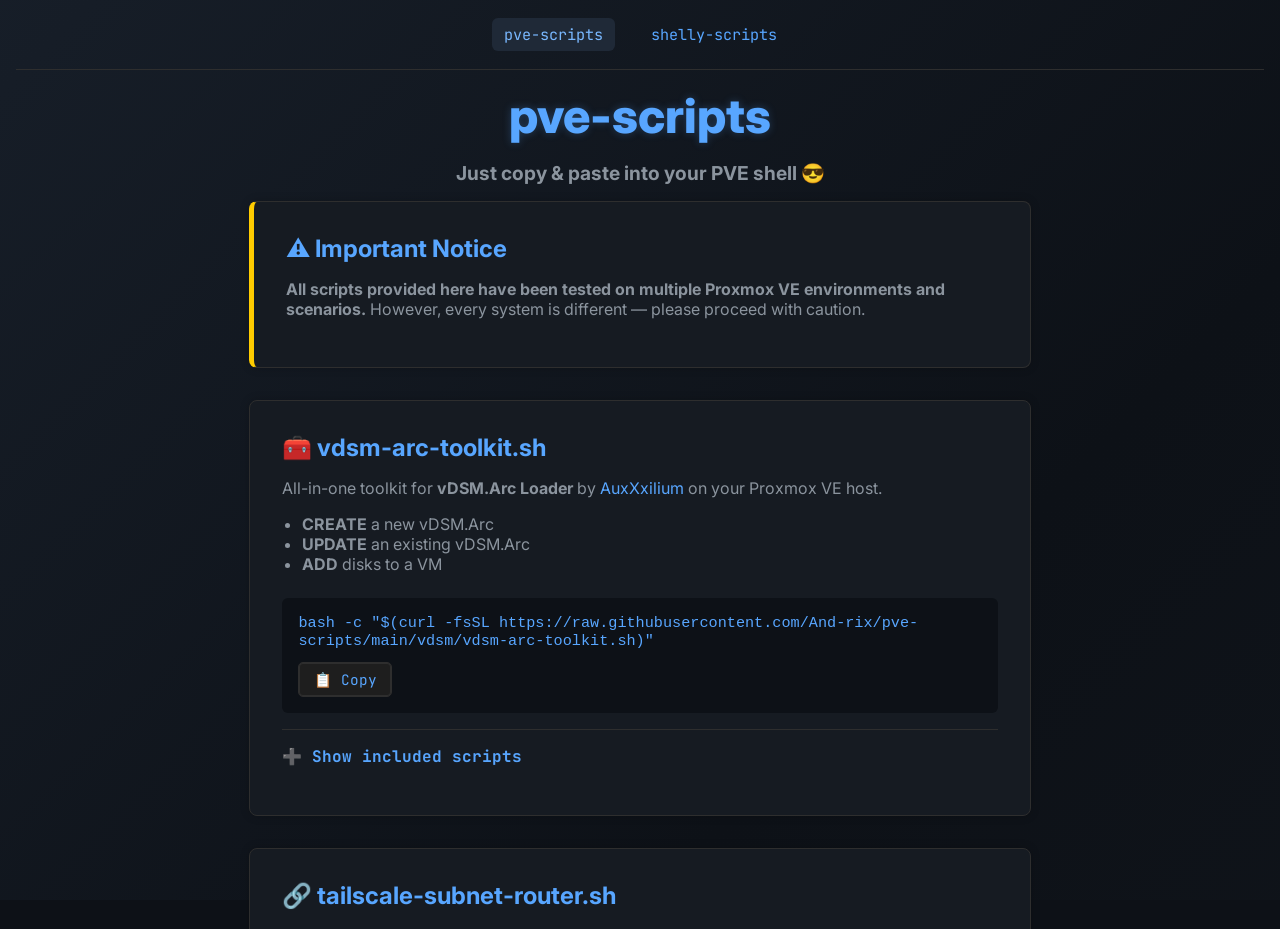
<file: index.html>
<!DOCTYPE html>
<html lang="en">
<head>
  <meta charset="UTF-8" />
  <meta http-equiv="refresh" content="0; URL=pve-scripts.html" />
  <title>:\> and-rix</title>
</head>
<body>
  <p>Redirecting to <a href="pve-scripts.html">pve-scripts</a>…</p>
</body>
</html>
</file>
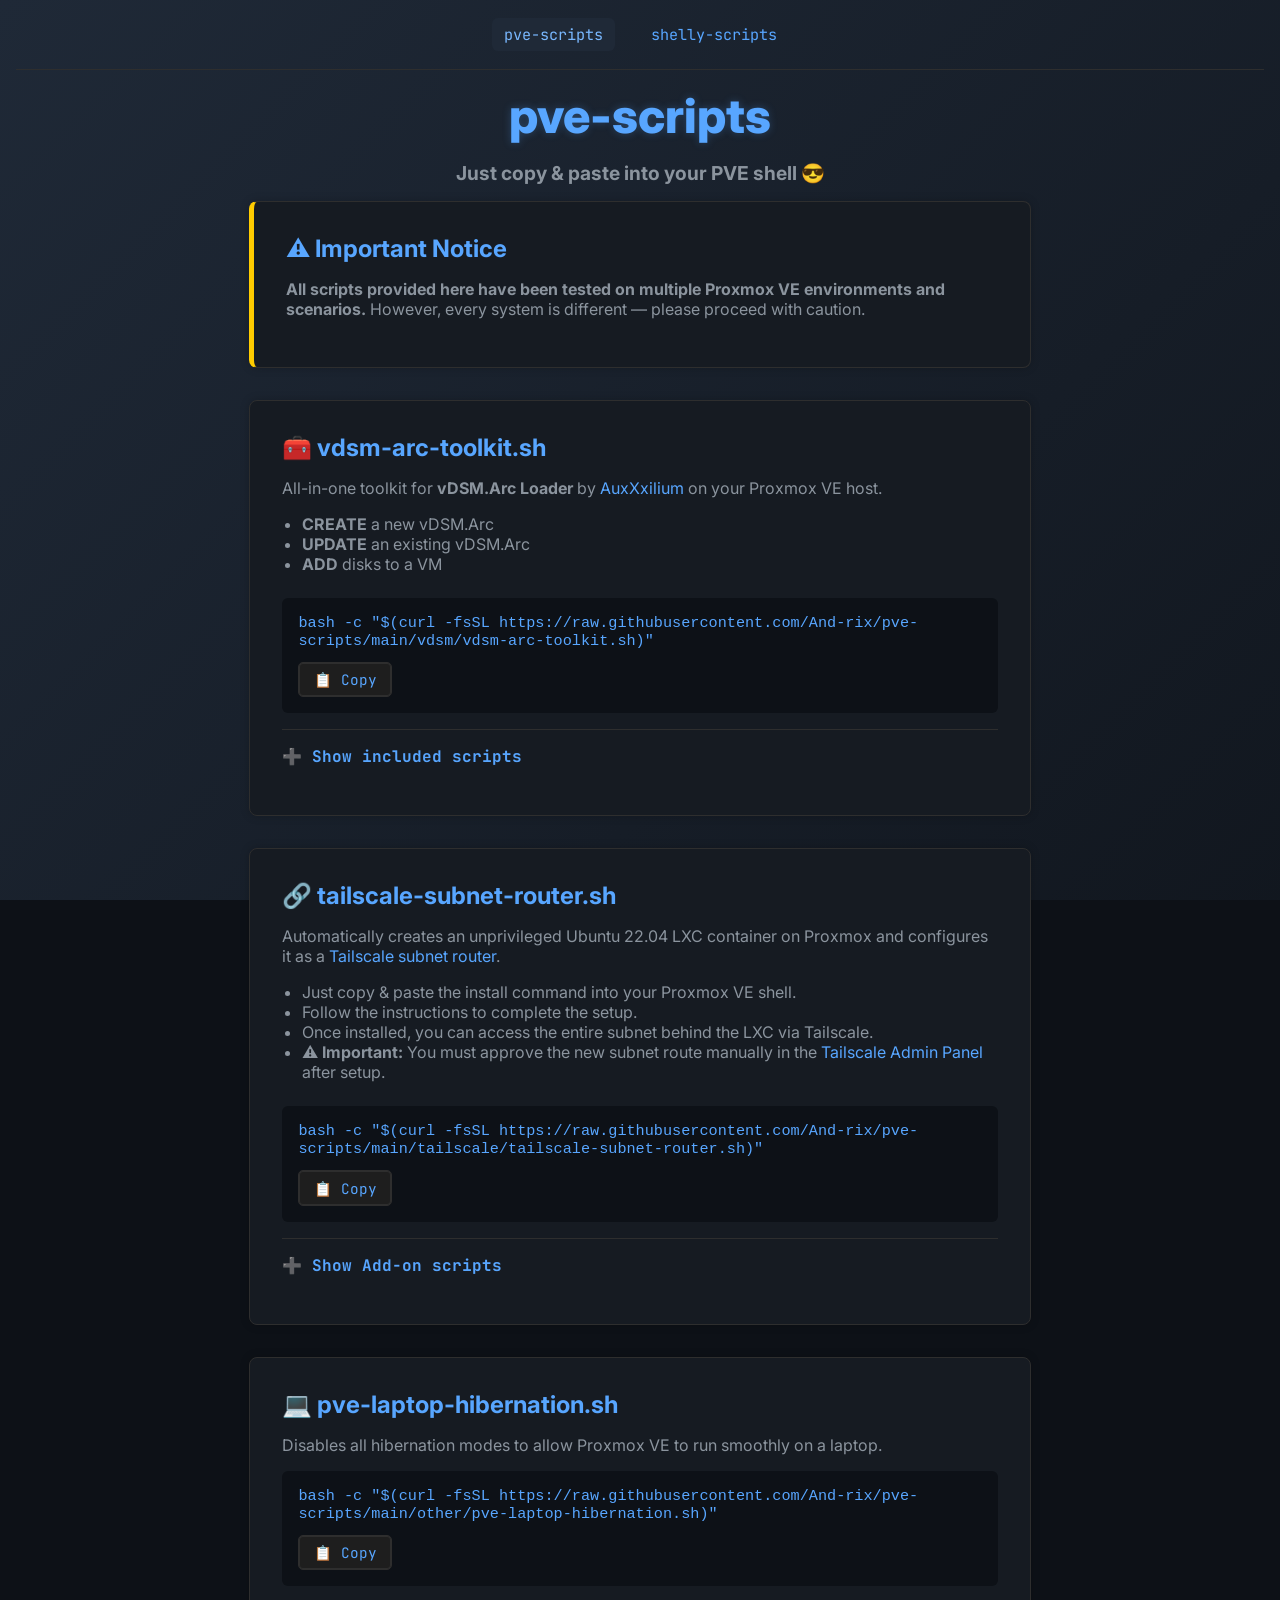
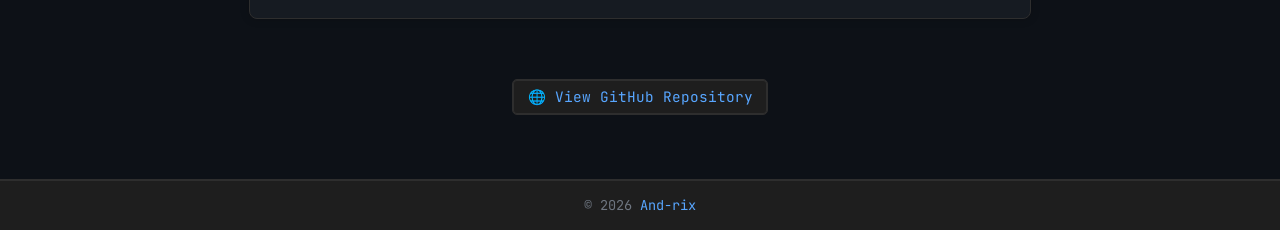
<file: pve-scripts.html>
<!--
MIT License
Copyright (c) 2026 And-rix
GitHub: https://github.com/And-rix
License: /LICENSE
-->

<!DOCTYPE html>
<html lang="en">
<head>
  <meta charset="UTF-8" />
  <meta name="viewport" content="width=device-width, initial-scale=1" />
  <title>:\> pve-scripts</title>
  <link rel="stylesheet" href="assets/css/styles.css">
  <link rel="preconnect" href="https://fonts.googleapis.com" />
  <link rel="preconnect" href="https://fonts.gstatic.com" crossorigin />
  <meta name="theme-color" content="#0d1117" />
  <meta name="apple-mobile-web-app-capable" content="yes" />
  <meta name="apple-mobile-web-app-status-bar-style" content="black-translucent" />
  <link rel="icon" href="https://github.githubassets.com/favicons/favicon.svg" type="image/svg+xml" />
  <link href="https://fonts.googleapis.com/css2?family=Inter:wght@400;600;800&family=JetBrains+Mono&display=swap" rel="stylesheet" />
</head>
<body>
  <header>
    <nav>
      <ul class="nav-menu">
        <li><a href="pve-scripts.html" class="active">pve-scripts</a></li>
        <li><a href="shelly-scripts.html">shelly-scripts</a></li>
      </ul>
    </nav>
    <h1>pve-scripts</h1>
    <p><strong>Just copy & paste into your PVE shell 😎</strong></p>
  </header>
  <main>
    <section class="important-section">
      <h2>⚠️ Important Notice</h2>
      <p><strong>All scripts provided here have been tested on multiple Proxmox VE environments and scenarios.</strong> 
        However, every system is different — please proceed with caution.
      </p>
    </section>
    <section>
      <h2>🧰 vdsm-arc-toolkit.sh</h2>
      <p>All-in-one toolkit for <strong>vDSM.Arc Loader</strong> by <a href="https://github.com/AuxXxilium" target="_blank" rel="noopener noreferrer">AuxXxilium</a> on your Proxmox VE host.</p>
      <ul>
        <li><strong>CREATE</strong> a new vDSM.Arc</li>
        <li><strong>UPDATE</strong> an existing vDSM.Arc</li>
        <li><strong>ADD</strong> disks to a VM</li>
      </ul>
      <div class="copy-container">
        <pre><code>bash -c "$(curl -fsSL https://raw.githubusercontent.com/And-rix/pve-scripts/main/vdsm/vdsm-arc-toolkit.sh)"</code></pre>
        <button class="copy-btn">📋 Copy</button>
      </div>
      <details>
        <summary><strong>Show included scripts</strong></summary>
        <section>
          <h3>⚙️ vdsm-arc-install.sh</h3>
          <p>Automated installer for <strong>vDSM.Arc Loader</strong></p>
          <ul>
            <li><strong>Default settings</strong>:
              <ul>
                <li>CPU: 2 cores</li>
                <li>RAM: 4096MB</li>
                <li>NIC: vmbr0</li>
                <li>Storage: Selectable</li>
              </ul>
            </li>
            <li><strong>Supported filesystem types</strong>:
              <code>dir</code>, <code>btrfs</code>, <code>nfs</code>, <code>cifs</code>, <code>lvm</code>, <code>lvmthin</code>, <code>zfs</code>, <code>zfspool</code>
            </li>
          </ul>
          <div class="copy-container">
            <pre><code>bash -c "$(curl -fsSL https://raw.githubusercontent.com/And-rix/pve-scripts/main/vdsm/vdsm-arc-install.sh)"</code></pre>
            <button class="copy-btn">📋 Copy</button>
          </div>
        </section>
        <section>
          <h3>🔄 vdsm-arc-update.sh</h3>
          <p>Automated update script for <strong>vDSM.Arc Loader</strong> on an existing VM.</p>
          <ul>
            <li>Replaces boot image. Rebuild of the loader is required!</li>
            <li>vDSM.Arc is mapped as SATA0</li>
            <li>Backs up old boot disk as “unused disk”</li>
          </ul>
          <div class="copy-container">
            <pre><code>bash -c "$(curl -fsSL https://raw.githubusercontent.com/And-rix/pve-scripts/main/vdsm/vdsm-arc-update.sh)"</code></pre>
            <button class="copy-btn">📋 Copy</button>
          </div>
        </section>
        <section>
          <h3>💾 vm-disk-update.sh</h3>
          <p>Adds additional virtual or physical disks to an existing VM on your Proxmox VE host.</p>
          <ul>
            <li><strong>Supported filesystem types</strong>:
              <code>dir</code>, <code>btrfs</code>, <code>nfs</code>, <code>cifs</code>, <code>lvm</code>, <code>lvmthin</code>, <code>zfs</code>, <code>zfspool</code>
            </li>
            <li><strong>Supported -physical- disk types</strong>:
              <code>sata</code>, <code>nvme</code>, <code>usb</code>
            </li>
          </ul>
          <div class="copy-container">
            <pre><code>bash -c "$(curl -fsSL https://raw.githubusercontent.com/And-rix/pve-scripts/main/vdsm/vm-disk-update.sh)"</code></pre>
            <button class="copy-btn">📋 Copy</button>
          </div>
        </section>
      </details>
    </section>
    <section>
      <h2>🔗 tailscale-subnet-router.sh</h2>
      <p>Automatically creates an unprivileged Ubuntu 22.04 LXC container on Proxmox and configures it as a <a href="https://tailscale.com/kb/1019/subnets" target="_blank" rel="noopener noreferrer">Tailscale subnet router</a>.</p>
      <ul>
        <li>Just copy &amp; paste the install command into your Proxmox VE shell.</li>
        <li>Follow the instructions to complete the setup.</li>
        <li>Once installed, you can access the entire subnet behind the LXC via Tailscale.</li>
        <li><strong>⚠️ Important:</strong> You must approve the new subnet route manually in the <a href="https://login.tailscale.com/admin/machines" target="_blank" rel="noopener noreferrer">Tailscale Admin Panel</a> after setup.</li>
      </ul>
      <div class="copy-container">
        <pre><code>bash -c "$(curl -fsSL https://raw.githubusercontent.com/And-rix/pve-scripts/main/tailscale/tailscale-subnet-router.sh)"</code></pre>
        <button class="copy-btn">📋 Copy</button>
      </div>
      <details>
        <summary><strong>Show Add-on scripts</strong></summary>
        <section>
          <h3>⚙️ tailscale-watchdog-addon.sh</h3>
          <p>Self-healing <strong>Watchdog Add-On</strong> for Tailscale LXCs</p>
		      <p>An automated bash script that monitors Tailscale connectivity by pinging random online peers (from your own tailscale network). It automatically restarts <code>tailscaled</code> upon connection loss and includes built-in logging and cron integration.</p>
          <ul>
            <li><strong>logs</strong> <code>/var/log/tailscale-watchdog.log</code></li>
            <li><strong>script</strong> <code>/usr/local/bin/tailscale-watchdog.sh</code></li>
            <li><strong>cronjob</strong> <code>crontab -e</code></li>
          </ul>
          <p><strong> ❯ Execute inside LXC container!</strong></p>
          <div class="copy-container">
            <pre><code>bash -c "$(curl -fsSL https://raw.githubusercontent.com/And-rix/pve-scripts/main/tailscale/tailscale-watchdog-addon.sh)"</code></pre>
            <button class="copy-btn">📋 Copy</button>
          </div>
        </section>
      </details>
    </section>
    <section>
      <h2>💻 pve-laptop-hibernation.sh</h2>
      <p>Disables all hibernation modes to allow Proxmox VE to run smoothly on a laptop.</p>
      <div class="copy-container">
        <pre><code>bash -c "$(curl -fsSL https://raw.githubusercontent.com/And-rix/pve-scripts/main/other/pve-laptop-hibernation.sh)"</code></pre>
        <button class="copy-btn">📋 Copy</button>
      </div>
    </section>
    <div class="repo-btn">
      <a href="https://github.com/And-rix/pve-scripts" target="_blank" rel="noopener noreferrer" class="copy-btn">
        🌐 View GitHub Repository
      </a>
    </div>
  </main>
  <footer>
    &copy; 2026 <a href="https://and-rix.github.io">And-rix</a>
  </footer>
  <script>
    document.querySelectorAll('.copy-btn').forEach(btn => {
      btn.addEventListener('click', () => {
        const code = btn.previousElementSibling.textContent.trim();
        navigator.clipboard.writeText(code).then(() => {
          btn.textContent = '✅ Copied!';
          setTimeout(() => btn.textContent = '📋 Copy', 1500);
        });
      });
    });
  </script>
</body>
</html>
</file>
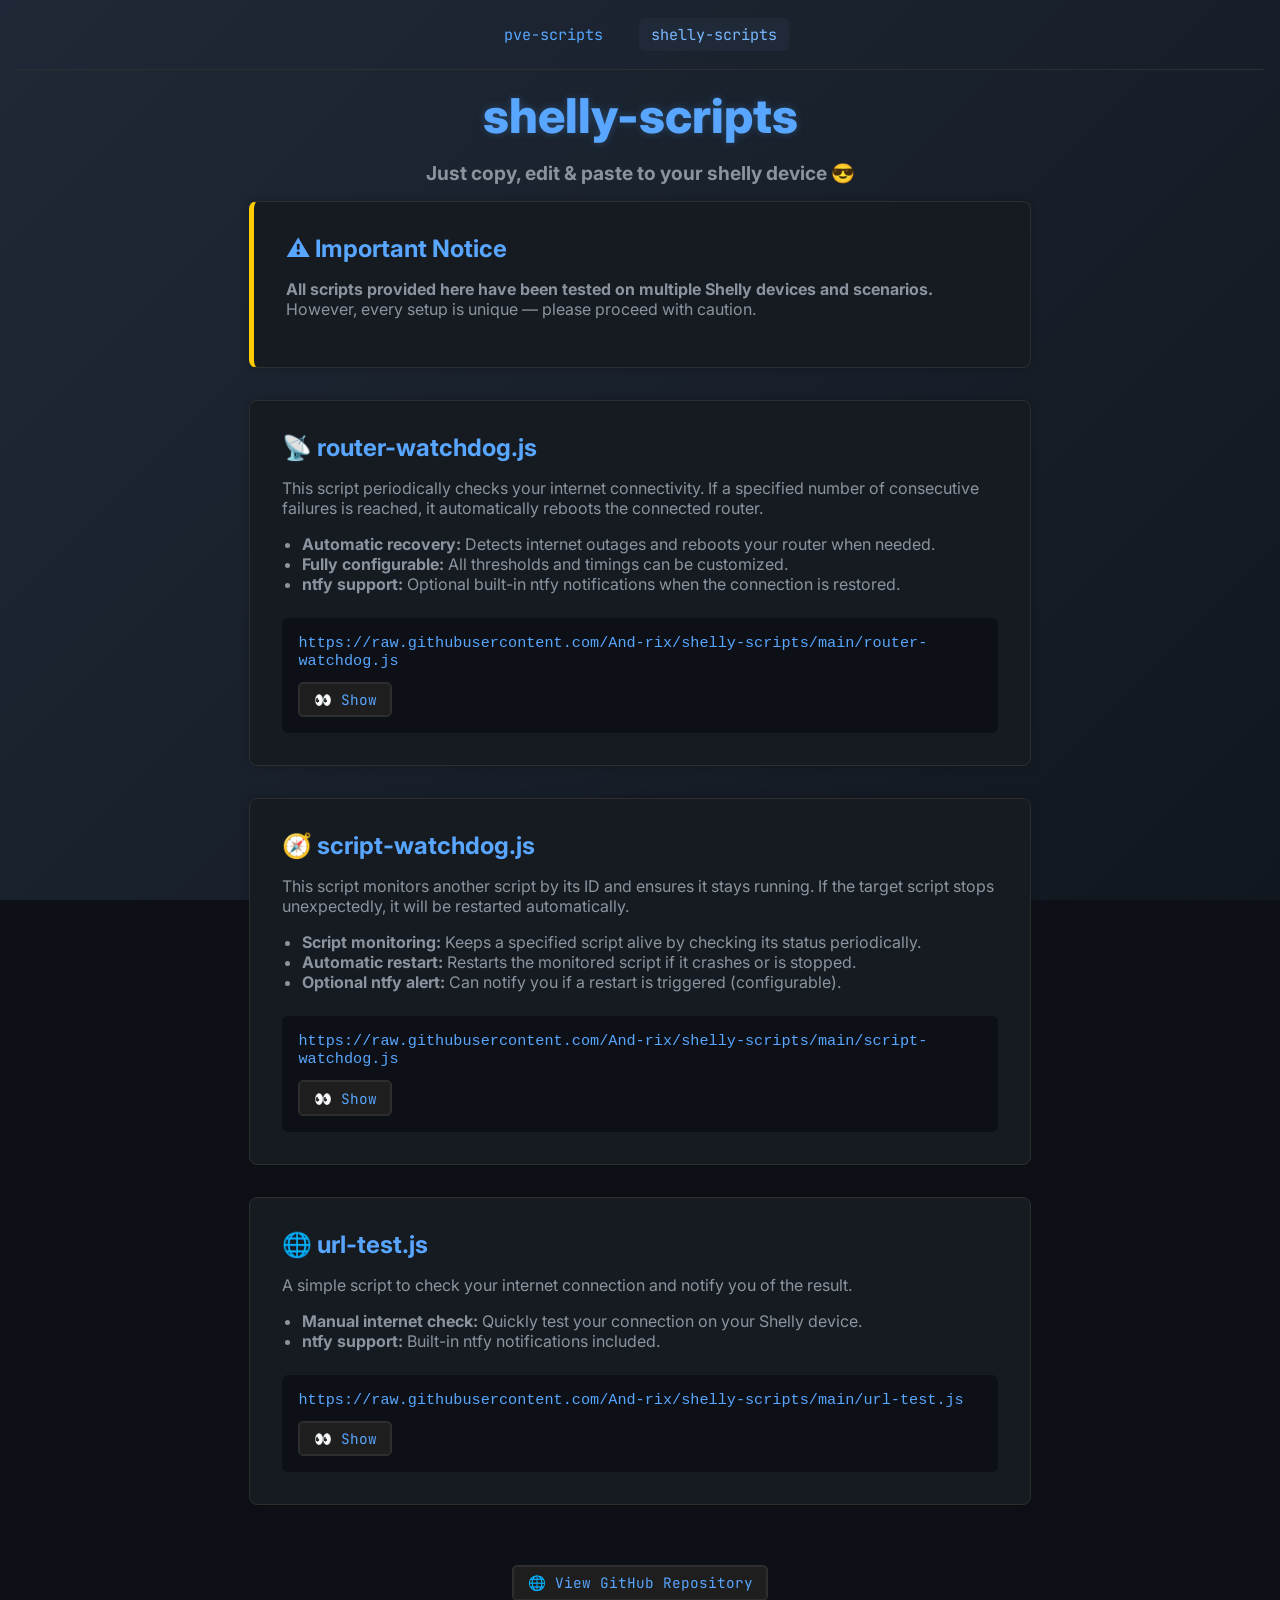
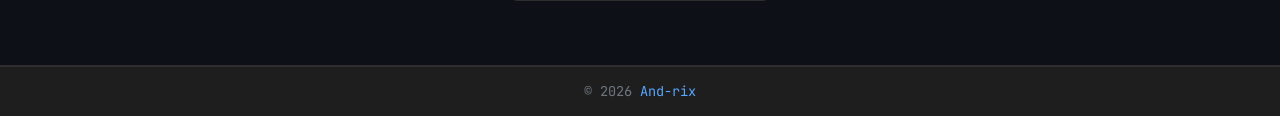
<file: shelly-scripts.html>
<!--
MIT License
Copyright (c) 2026 And-rix
GitHub: https://github.com/And-rix
License: /LICENSE
-->

<!DOCTYPE html>
<html lang="en">
<head>
  <meta charset="UTF-8" />
  <meta name="viewport" content="width=device-width, initial-scale=1" />
  <title>:\> shelly-scripts</title>
  <link rel="stylesheet" href="assets/css/styles.css">
  <link rel="preconnect" href="https://fonts.googleapis.com" />
  <link rel="preconnect" href="https://fonts.gstatic.com" crossorigin />
  <meta name="theme-color" content="#0d1117" />
  <meta name="apple-mobile-web-app-capable" content="yes" />
  <meta name="apple-mobile-web-app-status-bar-style" content="black-translucent" />
  <link rel="icon" href="https://github.githubassets.com/favicons/favicon.svg" type="image/svg+xml" />
  <link href="https://fonts.googleapis.com/css2?family=Inter:wght@400;600;800&family=JetBrains+Mono&display=swap" rel="stylesheet" />
</head>
<body>
  <header>
    <nav>
    <ul class="nav-menu">
        <!--<li><a href="index.html">home</a></li>-->
        <li><a href="pve-scripts.html">pve-scripts</a></li>
        <li><a href="shelly-scripts.html" class="active">shelly-scripts</a></li>
    </ul>
    </nav> 
    <h1>shelly-scripts</h1>  
    <p><strong>Just copy, edit &amp; paste to your shelly device 😎</strong></p>
  </header>
  <main>
    <section class="important-section">
      <h2>⚠️ Important Notice</h2>
      <p><strong>All scripts provided here have been tested on multiple Shelly devices and scenarios.</strong>  
        However, every setup is unique — please proceed with caution.
      </p>
    </section>
    <section>
      <h2>📡 router-watchdog.js</h2>
      <p>
        This script periodically checks your internet connectivity. If a specified number of consecutive failures is reached, it automatically reboots the connected router.
      </p>
      <ul>
        <li><strong>Automatic recovery:</strong> Detects internet outages and reboots your router when needed.</li>
        <li><strong>Fully configurable:</strong> All thresholds and timings can be customized.</li>
        <li><strong>ntfy support:</strong> Optional built-in ntfy notifications when the connection is restored.</li>
      </ul>
      <div class="copy-container">
        <pre><code>https://raw.githubusercontent.com/And-rix/shelly-scripts/main/router-watchdog.js</code></pre>
        <button class="copy-btn">👀 Show</button>
      </div>
    </section>

    <section>
      <h2>🧭 script-watchdog.js</h2>
      <p>
        This script monitors another script by its ID and ensures it stays running. If the target script stops unexpectedly, it will be restarted automatically.
      </p>
      <ul>
        <li><strong>Script monitoring:</strong> Keeps a specified script alive by checking its status periodically.</li>
        <li><strong>Automatic restart:</strong> Restarts the monitored script if it crashes or is stopped.</li>
        <li><strong>Optional ntfy alert:</strong> Can notify you if a restart is triggered (configurable).</li>
      </ul>
      <div class="copy-container">
        <pre><code>https://raw.githubusercontent.com/And-rix/shelly-scripts/main/script-watchdog.js</code></pre>
        <button class="copy-btn">👀 Show</button>
      </div>
    </section>

    <section>
      <h2>🌐 url-test.js</h2>
      <p>
        A simple script to check your internet connection and notify you of the result.
      </p>
      <ul>
        <li><strong>Manual internet check:</strong> Quickly test your connection on your Shelly device.</li>
        <li><strong>ntfy support:</strong> Built-in ntfy notifications included.</li>
      </ul>
      <div class="copy-container">
        <pre><code>https://raw.githubusercontent.com/And-rix/shelly-scripts/main/url-test.js</code></pre>
        <button class="copy-btn">👀 Show</button>
      </div>
    </section>    
    
    <div class="repo-btn">
      <a href="https://github.com/And-rix/shelly-scripts" target="_blank" rel="noopener noreferrer" class="copy-btn">
        🌐 View GitHub Repository
      </a>
    </div>

  </main>

  <footer>
    &copy; 2026 <a href="https://and-rix.github.io">And-rix</a>
  </footer>
  
  <script>
    document.querySelectorAll('section').forEach(section => {
      const urlElement = section.querySelector('pre code');
      const showBtn = section.querySelector('.copy-btn');

      if (urlElement && showBtn) {
        const url = urlElement.textContent.trim();

        showBtn.addEventListener('click', () => {
          window.open(url, '_blank');
        });
      }
    });
  </script>
</body>
</html>
</file>
<file: assets/css/styles.css>
/* 
MIT License
Copyright (c) 2026 And-rix
GitHub: https://github.com/And-rix
License: /LICENSE
*/

@keyframes gradientBG {
  0% { background-position: 0% 50%; }
  50% { background-position: 100% 50%; }
  100% { background-position: 0% 50%; }
}

*, *::before, *::after {
  box-sizing: border-box;
}

html {
  background: #0d1117;
}

html, body {
  margin: 0;
  padding: 0;
  /* overscroll-behavior: none; */
}

body {
  font-family: 'Inter', sans-serif;
  color: #c9d1d9;
  text-align: center;
  min-height: 100vh;
  display: flex;
  flex-direction: column;
  background: linear-gradient(-45deg, #0d1117, #161b22, #0d1117, #1f2937);
  background-size: 400% 400%;
  background-attachment: fixed;
  animation: gradientBG 90s ease infinite;
}

header {
  padding: 1rem 1rem 0;
}

nav {
  border-bottom: 1px solid #2e2e2e;
  padding-bottom: 1rem;
  margin-bottom: 1rem;
}

.nav-menu {
  list-style: none;
  display: flex;
  justify-content: center;
  gap: 1.5rem;
  padding: 0.5rem 0 0.5rem;
  margin: 0;
  flex-wrap: wrap;
}

.nav-menu li a {
  font-family: 'JetBrains Mono', monospace;
  font-size: 0.95rem;
  color: #58a6ff;
  text-decoration: none;
  padding: 0.4rem 0.75rem;
  border-radius: 6px;
  transition: background-color 0.2s ease, color 0.2s ease;
}

.nav-menu li a:hover,
.nav-menu li a:focus,
.nav-menu li a.active {
  background-color: #1f2937;
  color: #79b8ff;
}

h1 {
  font-size: clamp(2rem, 5vw, 3rem);
  font-weight: 800;
  margin: 0;
  color: #58a6ff;
  text-shadow: 0 0 8px #58a6ff44;
}

header p {
  font-size: 1.2rem;
  max-width: 600px;
  margin: 1rem auto;
  color: #8b949e;
}

main {
  flex-grow: 1;
  display: flex;
  flex-direction: column;
  justify-content: center;
  padding: 0 1rem 3rem;
  max-width: 900px;
  margin-inline: auto;
  width: 100%;
  gap: 2rem;
}

section {
  background-color: #161b22;
  border: 1px solid #2e2e2e;
  border-radius: 8px;
  padding: 2rem;
  margin-inline: auto;
  width: 90%;
  max-width: 800px;
  box-shadow: 0 0 10px #00000033;
  text-align: left;
}

section h2 {
  color: #58a6ff;
  margin-top: 0;
  margin-bottom: 1rem;
}

body, p, li, ul, section p, section ul {
  color: #8b949e;
}

section ul {
  margin-top: 0;
  margin-bottom: 1.5rem;
  padding-left: 1.25rem;
}

.important-section {
  border-left: 5px solid #ffcc00; 
}

.copy-container {
  position: relative;
  background-color: #0d1117;
  border-radius: 6px;
  padding: 1rem;
  font-family: 'JetBrains Mono', monospace;
  font-size: 0.95rem;
  color: #58a6ff;
  overflow-x: auto;
}

.copy-container pre {
  margin: 0;
  white-space: pre-wrap;
  word-break: break-word;
}

.copy-btn {
  margin-top: 0.75rem;
  background-color: #1e1e1e;
  color: #58a6ff;
  border: 1px solid #2e2e2e;
  border-radius: 5px;
  padding: 0.5em 1em;
  font-family: 'JetBrains Mono', monospace;
  font-size: 0.9rem;
  cursor: pointer;
  box-shadow: inset 0 0 0 1px #2e2e2e;
  transition: all 0.3s ease;
  display: inline-block;
  text-align: center;
}

.copy-btn:hover,
.copy-btn:focus {
  background-color: #2a2a2a;
  border-color: #58a6ff;
  outline: none;
}

.repo-btn {
  margin: 1rem auto;
  display: inline-block;
}

footer {
  font-family: 'JetBrains Mono', monospace;
  background-color: #1e1e1e;
  color: #6e7681;
  padding: 1rem 0;
  font-size: 0.85rem;
  border-top: 1px solid #2e2e2e;
  box-shadow: inset 0 1px 0 0 #2e2e2e;
  position: static;
  bottom: 0;
  width: 100%;
  text-align: center;
}

a {
  color: #58a6ff;
  text-decoration: none;
  transition: color 0.3s ease;
}

a:visited {
  color: #58a6ff;
}

a:hover,
a:focus {
  color: #79b8ff;
  outline: none;
}

@media (max-width: 600px) {
  header {
    padding-top: 1rem;
  }

  section {
    padding: 1rem;
    width: 95%;
  }

  .copy-btn {
    width: 100%;
  }

  .nav-menu li a {
    font-size: 0.8rem;
    padding: 0.3rem 0.5rem;
  }
}

::-webkit-scrollbar {
  width: 12px;
}

::-webkit-scrollbar-track {
  background: #1e1e1e;
}

::-webkit-scrollbar-thumb {
  background-color: #444;
  border-radius: 6px;
  border: 3px solid #1e1e1e;
}

* {
  scrollbar-width: thin;
  scrollbar-color: #444 #1e1e1e;
}

details {
  margin-top: 1rem;
  border-top: 1px solid #2e2e2e;
  padding-top: 1rem;
}

summary {
  font-family: 'JetBrains Mono', monospace;
  color: #58a6ff;
  cursor: pointer;
  margin-bottom: 1rem;
  list-style: none;
}

summary::before {
  content: "➕ ";
}

summary::-webkit-details-marker {
  display: none;
}

details[open] summary::before {
  content: "➖ ";
}

details section {
  margin-top: 1rem;
  padding: 1rem;
  background-color: #0f131a;
  border: 1px dashed #2e2e2e;
  border-radius: 6px;
}
</file>
